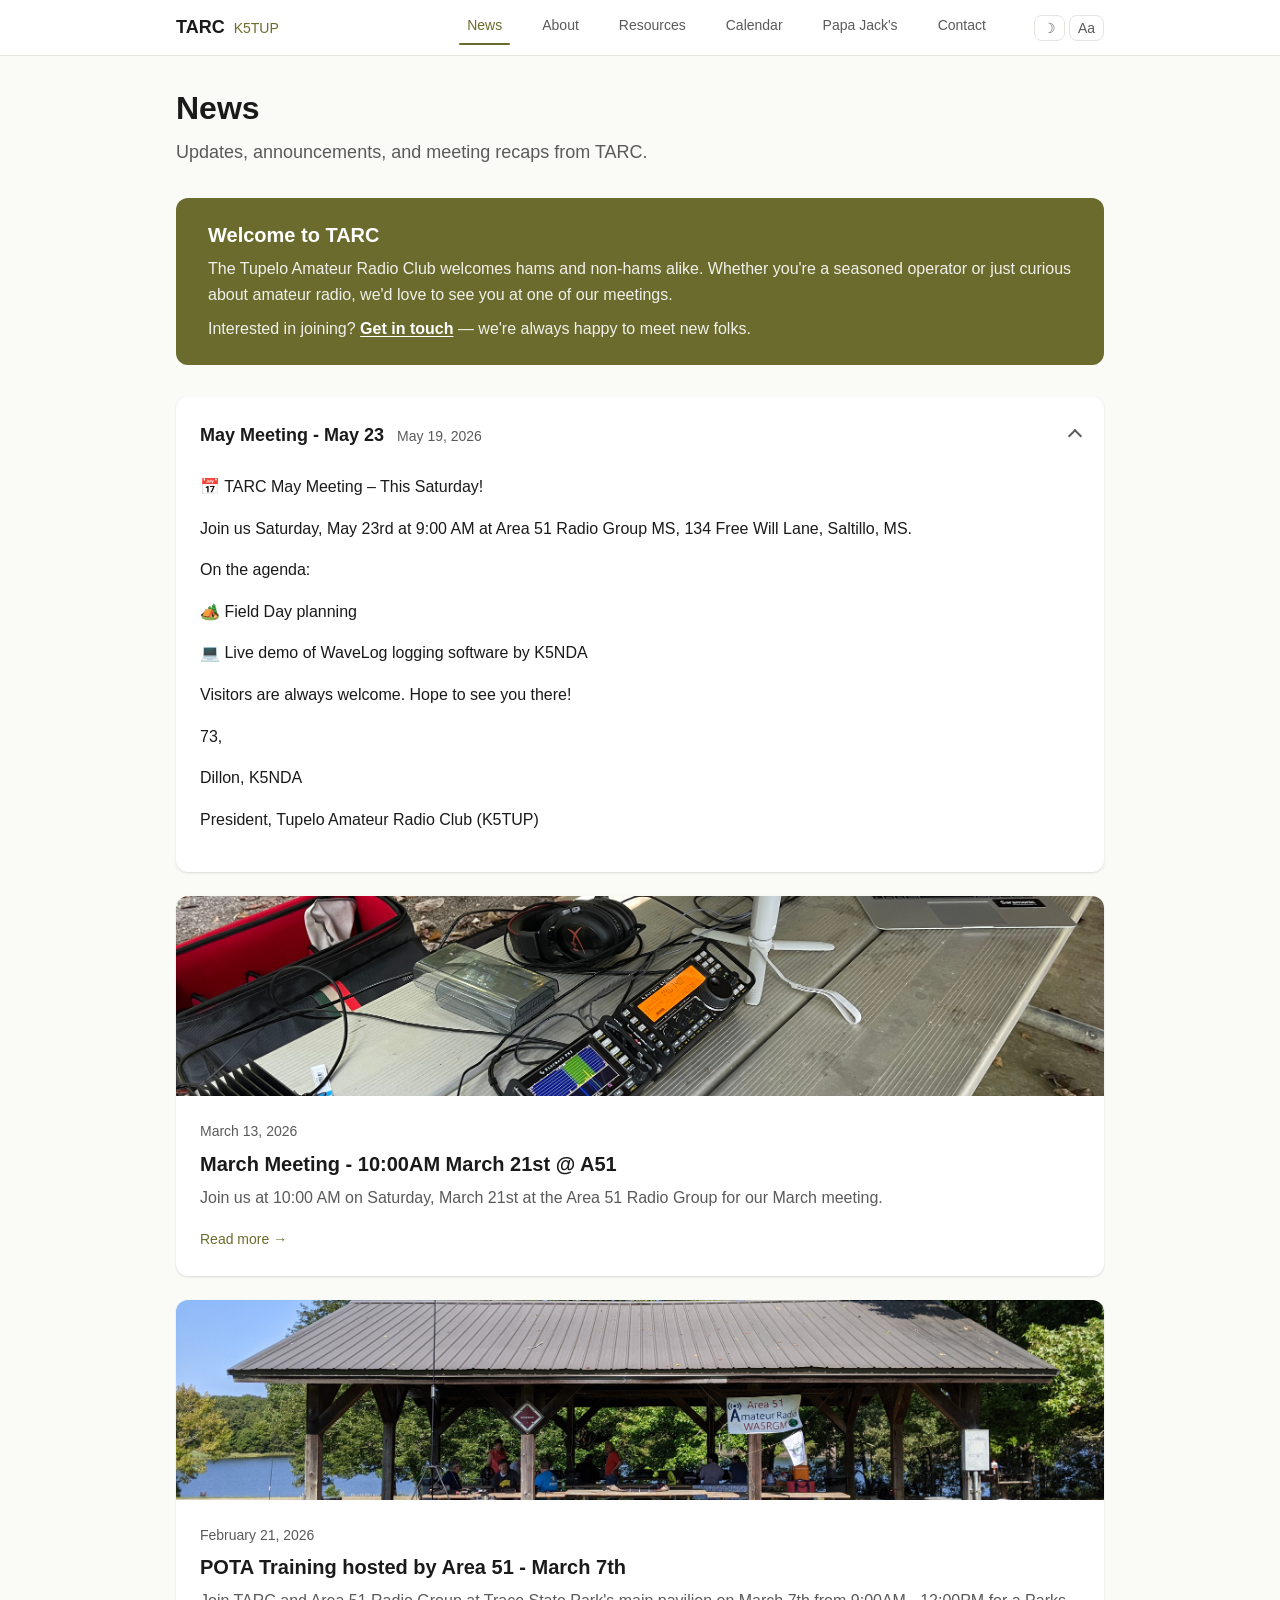
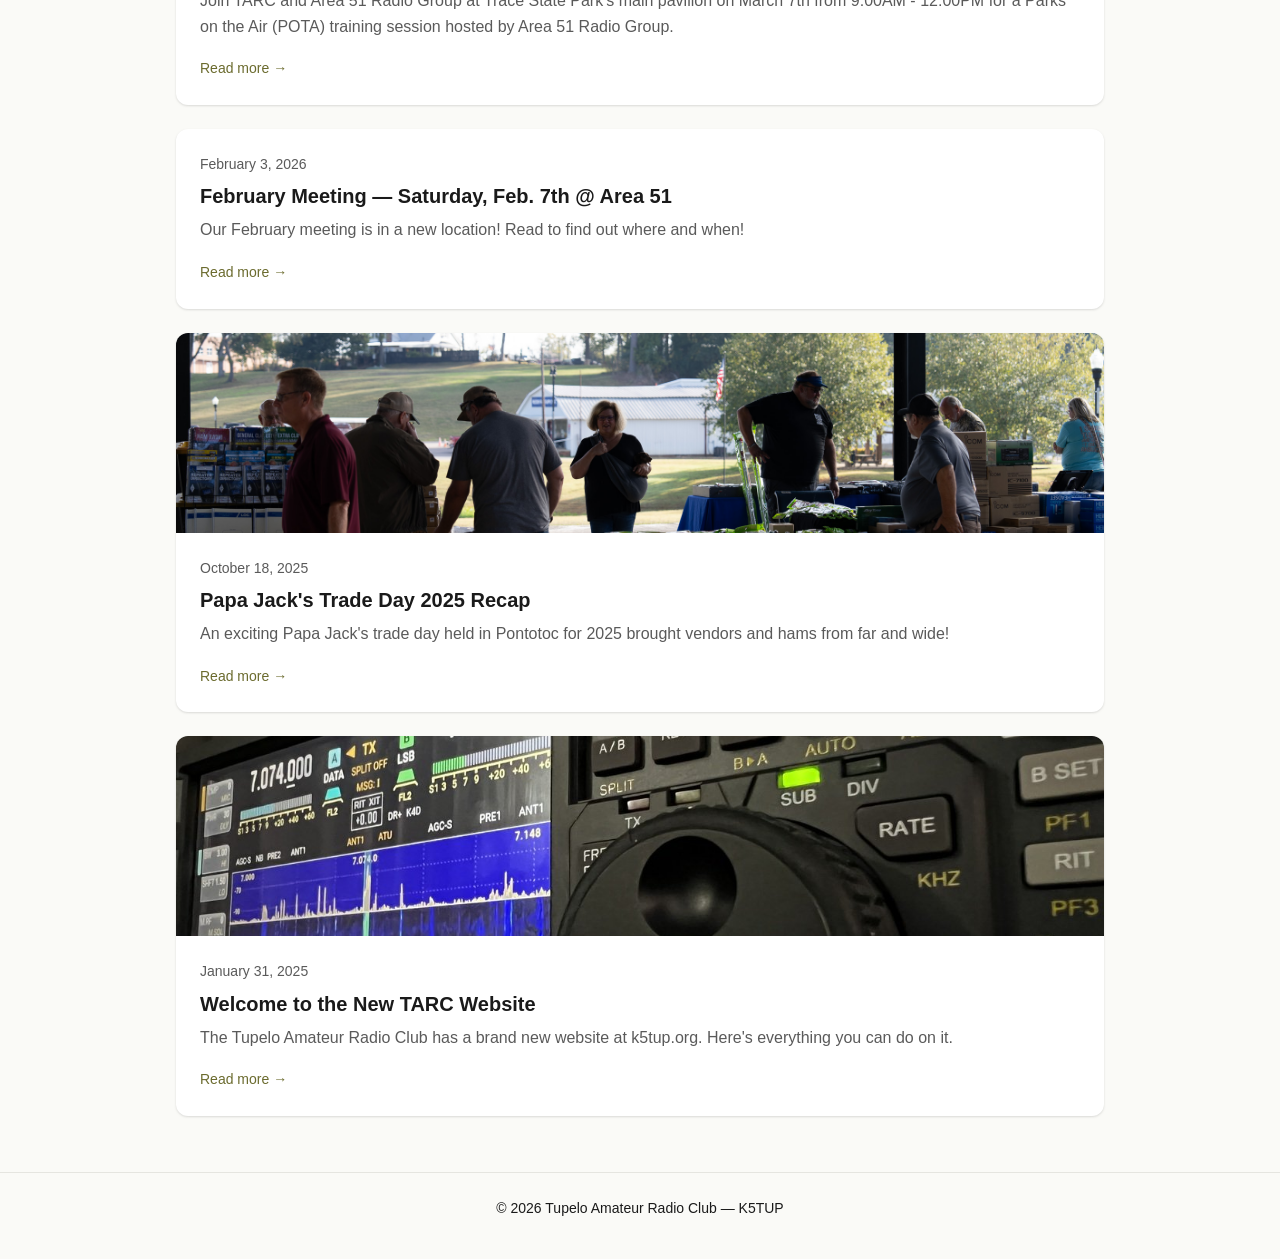
<file: index.html>
<!DOCTYPE html>
<html lang="en" data-theme="light" data-text-size="normal">
<head>
  <meta charset="UTF-8">
  <meta name="viewport" content="width=device-width, initial-scale=1.0">
  <meta name="description" content="Tupelo Amateur Radio Club (K5TUP) — News, events, and updates from TARC in Tupelo, Mississippi.">
  <title>TARC — Tupelo Amateur Radio Club</title>
  <link rel="stylesheet" href="css/variables.css">
  <link rel="stylesheet" href="css/base.css">
  <link rel="stylesheet" href="css/layout.css">
  <link rel="stylesheet" href="css/components.css">
  <link rel="stylesheet" href="css/utilities.css">
</head>
<body>
  <nav class="navbar" role="navigation" aria-label="Main navigation">
    <div class="container">
      <a href="index.html" class="navbar-brand">
        TARC <span class="callsign">K5TUP</span>
      </a>
      <button class="navbar-hamburger" aria-label="Toggle navigation" aria-expanded="false">
        <svg viewBox="0 0 24 24"><line x1="3" y1="6" x2="21" y2="6"/><line x1="3" y1="12" x2="21" y2="12"/><line x1="3" y1="18" x2="21" y2="18"/></svg>
      </button>
      <ul class="navbar-nav">
        <li><a href="index.html" class="active">News</a></li>
        <li><a href="about.html">About</a></li>
        <li><a href="resources.html">Resources</a></li>
        <li><a href="calendar.html">Calendar</a></li>
        <li><a href="papajacks.html">Papa Jack's</a></li>
        <li><a href="contact.html">Contact</a></li>
      </ul>
      <div class="navbar-toggles">
        <button class="toggle-btn" id="theme-toggle" aria-label="Toggle dark mode">
          <span class="theme-icon">&#9789;</span>
        </button>
        <button class="toggle-btn" id="text-size-toggle" aria-label="Toggle large text">
          Aa
        </button>
      </div>
    </div>
  </nav>

  <div class="page-wrapper">
    <main class="page-content">
      <div class="container">
        <div class="page-header">
          <h1>News</h1>
          <p>Updates, announcements, and meeting recaps from TARC.</p>
        </div>

        <div class="info-card">
          <h3>Welcome to TARC</h3>
          <p>The Tupelo Amateur Radio Club welcomes hams and non-hams alike. Whether you're a seasoned operator or just curious about amateur radio, we'd love to see you at one of our meetings.</p>
          <p>Interested in joining? <a href="contact.html">Get in touch</a> — we're always happy to meet new folks.</p>
        </div>

        <!-- Posts loaded by js/posts.js -->
        <div id="posts-container">
          <p class="text-secondary">Loading posts...</p>
        </div>
      </div>
    </main>

    <footer>
      <div class="container">
        <p>&copy; <span id="year"></span> Tupelo Amateur Radio Club — <span class="ee-footer-callsign">K5TUP</span></p>
      </div>
    </footer>
  </div>

  <script type="module" src="js/main.js"></script>
</body>
</html>
</file>
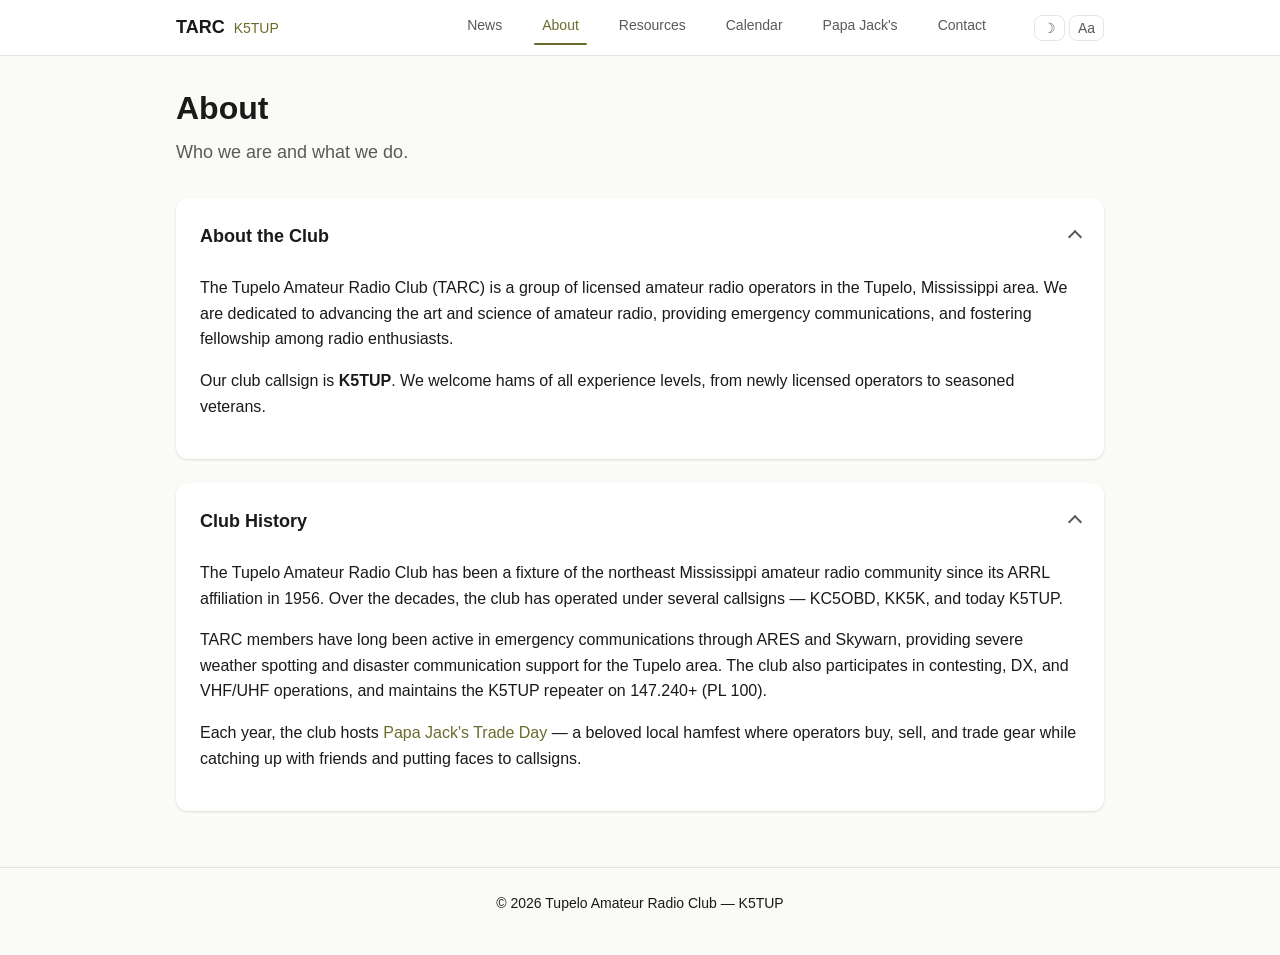
<file: about.html>
<!DOCTYPE html>
<html lang="en" data-theme="light" data-text-size="normal">
<head>
  <meta charset="UTF-8">
  <meta name="viewport" content="width=device-width, initial-scale=1.0">
  <link rel="icon" type="image/svg+xml" href="images/favicon.svg">
  <link rel="apple-touch-icon" href="images/apple-touch-icon.png">
  <meta name="description" content="Learn about the Tupelo Amateur Radio Club (K5TUP) — our mission, history, and nearly 70 years of amateur radio in northeast Mississippi.">
  <meta property="og:title" content="About — TARC">
  <meta property="og:description" content="Learn about the Tupelo Amateur Radio Club — our mission, history, and nearly 70 years of amateur radio in northeast Mississippi.">
  <meta property="og:url" content="https://k5tup.org/about.html">
  <meta property="og:type" content="website">
  <meta property="og:image" content="https://k5tup.org/images/apple-touch-icon.png">
  <meta name="twitter:card" content="summary">
  <title>About — TARC</title>
  <link rel="stylesheet" href="css/variables.css">
  <link rel="stylesheet" href="css/base.css">
  <link rel="stylesheet" href="css/layout.css">
  <link rel="stylesheet" href="css/components.css">
  <link rel="stylesheet" href="css/utilities.css">
</head>
<body>
  <nav class="navbar" role="navigation" aria-label="Main navigation">
    <div class="container">
      <a href="index.html" class="navbar-brand">
        TARC <span class="callsign">K5TUP</span>
      </a>
      <button class="navbar-hamburger" aria-label="Toggle navigation" aria-expanded="false">
        <svg viewBox="0 0 24 24"><line x1="3" y1="6" x2="21" y2="6"/><line x1="3" y1="12" x2="21" y2="12"/><line x1="3" y1="18" x2="21" y2="18"/></svg>
      </button>
      <ul class="navbar-nav">
        <li><a href="index.html">News</a></li>
        <li><a href="about.html" class="active">About</a></li>
        <li><a href="resources.html">Resources</a></li>
        <li><a href="calendar.html">Calendar</a></li>
        <li><a href="papajacks.html">Papa Jack's</a></li>
        <li><a href="contact.html">Contact</a></li>
      </ul>
      <div class="navbar-toggles">
        <button class="toggle-btn" id="theme-toggle" aria-label="Toggle dark mode">
          <span class="theme-icon">&#9789;</span>
        </button>
        <button class="toggle-btn" id="text-size-toggle" aria-label="Toggle large text">
          Aa
        </button>
      </div>
    </div>
  </nav>

  <div class="page-wrapper">
    <main class="page-content">
      <div class="container">
        <div class="page-header">
          <h1>About</h1>
          <p>Who we are and what we do.</p>
        </div>

        <details class="collapsible" open>
          <summary>About the Club</summary>
          <div class="collapsible-content">
            <p>The Tupelo Amateur Radio Club (TARC) is a group of licensed amateur radio operators in the Tupelo, Mississippi area. We are dedicated to advancing the art and science of amateur radio, providing emergency communications, and fostering fellowship among radio enthusiasts.</p>
            <p>Our club callsign is <strong>K5TUP</strong>. We welcome hams of all experience levels, from newly licensed operators to <span class="ee-seasoned">seasoned veterans</span>.</p>
          </div>
        </details>

        <details class="collapsible" open>
          <summary>Club History</summary>
          <div class="collapsible-content">
            <p>The Tupelo Amateur Radio Club has been a fixture of the northeast Mississippi amateur radio community since its ARRL affiliation in 1956. Over the decades, the club has operated under several callsigns — KC5OBD, KK5K, and today K5TUP.</p>
            <p>TARC members have long been active in emergency communications through ARES and Skywarn, providing severe weather spotting and disaster communication support for the Tupelo area. The club also participates in contesting, DX, and VHF/UHF operations, and maintains the K5TUP repeater on 147.240+ (PL 100).</p>
            <p>Each year, the club hosts <a href="papajacks.html">Papa Jack's Trade Day</a> — a beloved local hamfest where operators buy, sell, and trade gear while catching up with friends and putting faces to callsigns.</p>
          </div>
        </details>
      </div>
    </main>

    <footer>
      <div class="container">
        <p>&copy; <span id="year"></span> Tupelo Amateur Radio Club — <span class="ee-footer-callsign">K5TUP</span></p>
      </div>
    </footer>
  </div>

  <script type="module" src="js/main.js"></script>
</body>
</html>
</file>
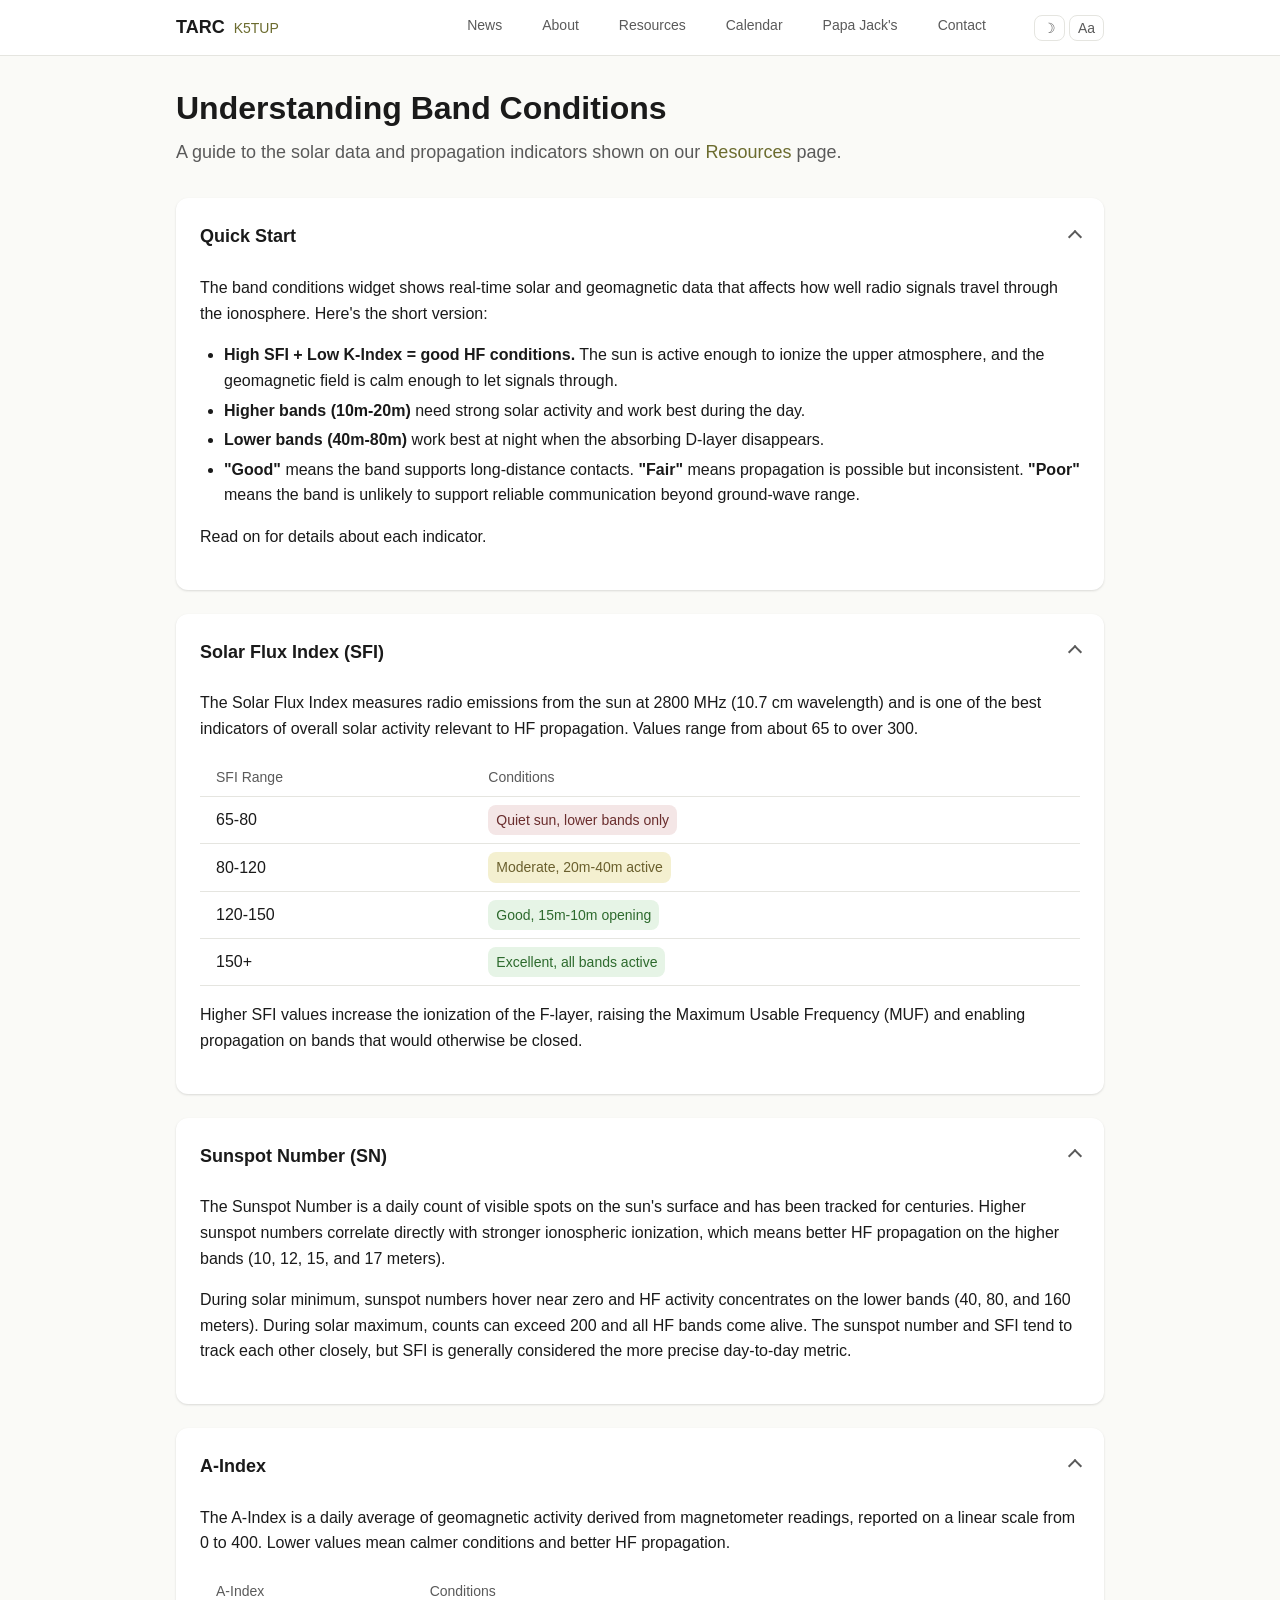
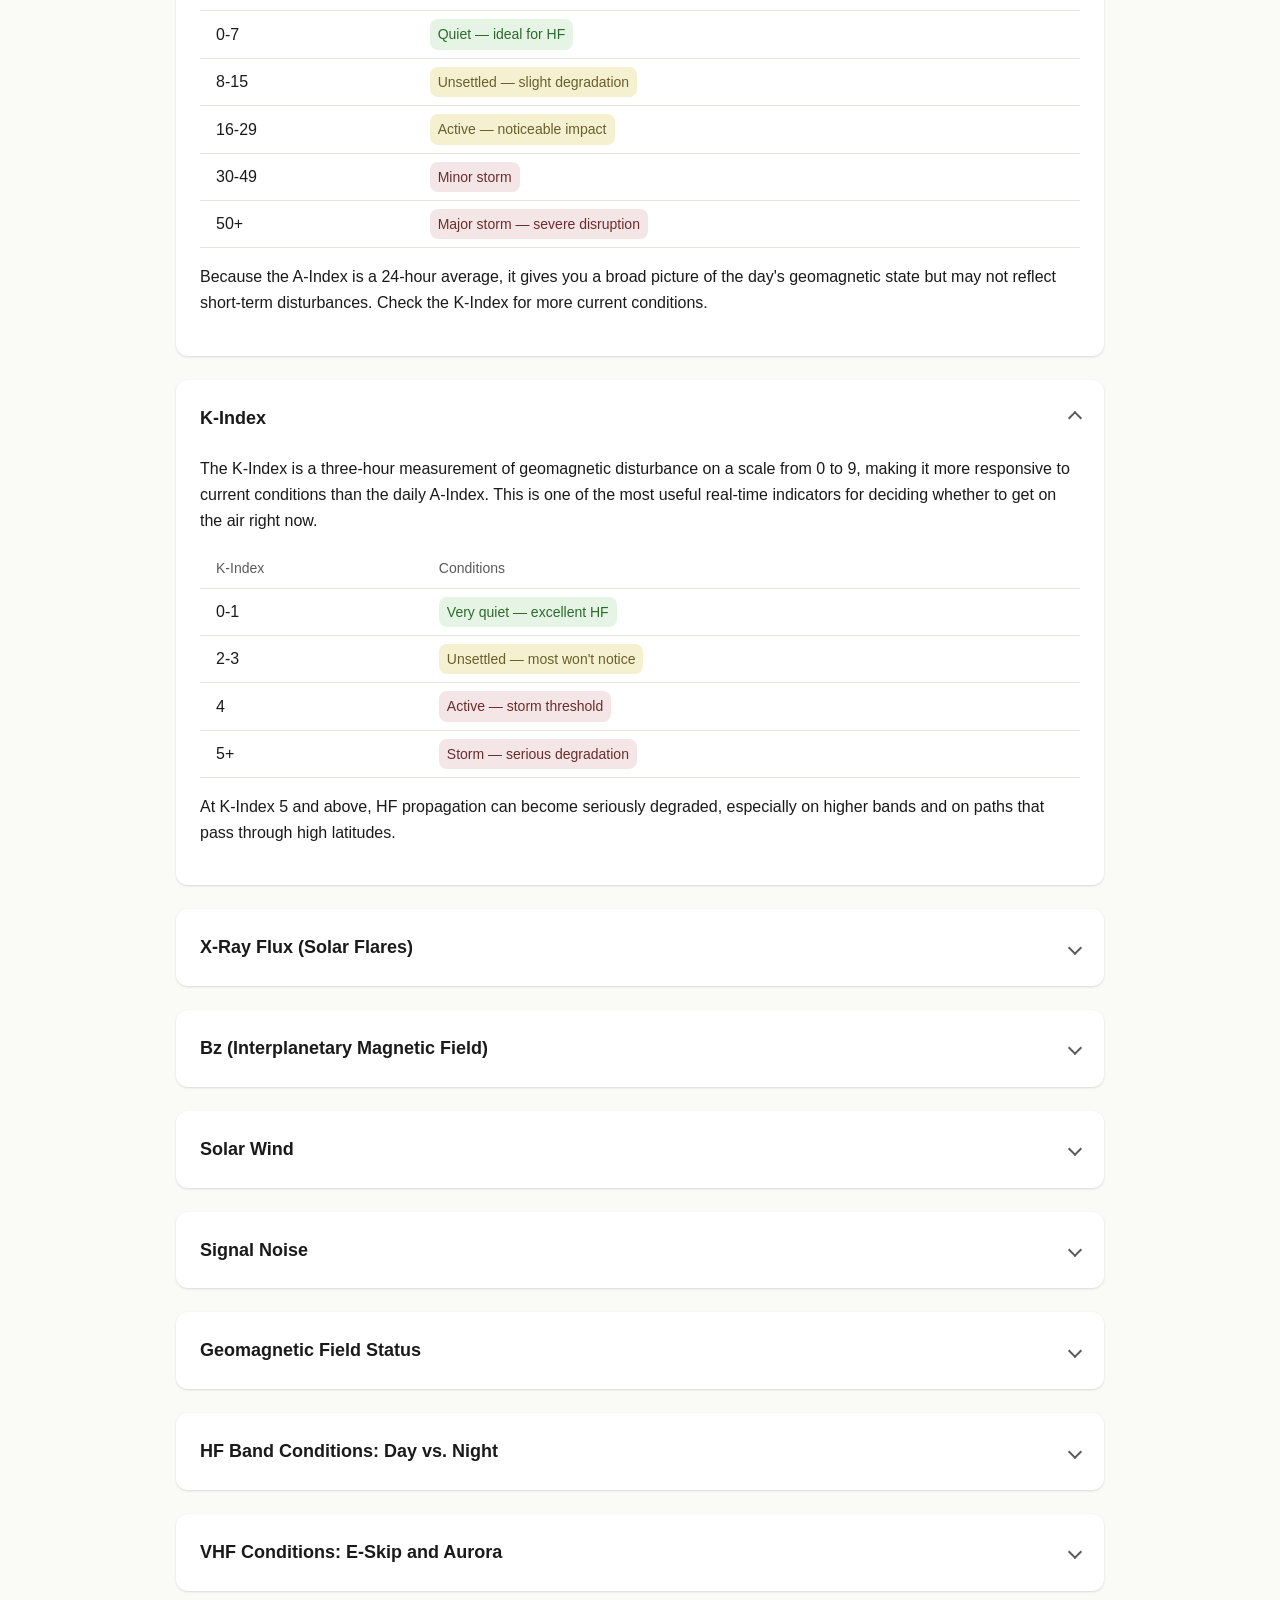
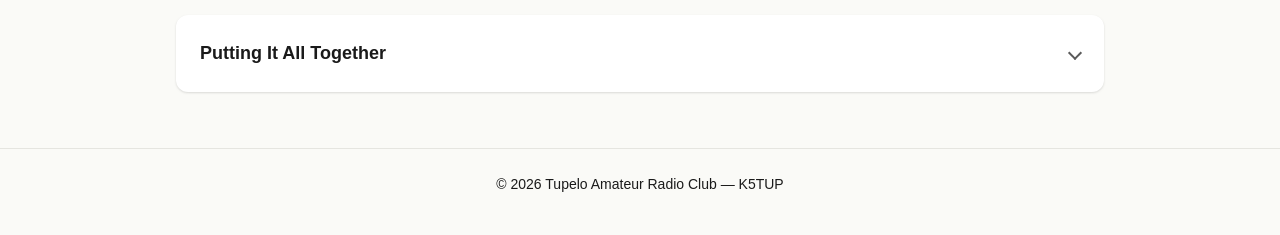
<file: band-help.html>
<!DOCTYPE html>
<html lang="en" data-theme="light" data-text-size="normal">
<head>
  <meta charset="UTF-8">
  <meta name="viewport" content="width=device-width, initial-scale=1.0">
  <link rel="icon" type="image/svg+xml" href="images/favicon.svg">
  <link rel="apple-touch-icon" href="images/apple-touch-icon.png">
  <meta name="description" content="Understanding HF band conditions, solar indices, and propagation data for amateur radio operators.">
  <meta property="og:title" content="Band Conditions Guide — TARC">
  <meta property="og:description" content="A guide to understanding HF band conditions, solar indices, and propagation data for amateur radio.">
  <meta property="og:url" content="https://k5tup.org/band-help.html">
  <meta property="og:type" content="article">
  <meta property="og:image" content="https://k5tup.org/images/apple-touch-icon.png">
  <meta name="twitter:card" content="summary">
  <title>Band Conditions Guide — TARC</title>
  <link rel="stylesheet" href="css/variables.css">
  <link rel="stylesheet" href="css/base.css">
  <link rel="stylesheet" href="css/layout.css">
  <link rel="stylesheet" href="css/components.css">
  <link rel="stylesheet" href="css/utilities.css">
</head>
<body>
  <nav class="navbar" role="navigation" aria-label="Main navigation">
    <div class="container">
      <a href="index.html" class="navbar-brand">
        TARC <span class="callsign">K5TUP</span>
      </a>
      <button class="navbar-hamburger" aria-label="Toggle navigation" aria-expanded="false">
        <svg viewBox="0 0 24 24"><line x1="3" y1="6" x2="21" y2="6"/><line x1="3" y1="12" x2="21" y2="12"/><line x1="3" y1="18" x2="21" y2="18"/></svg>
      </button>
      <ul class="navbar-nav">
        <li><a href="index.html">News</a></li>
        <li><a href="about.html">About</a></li>
        <li><a href="resources.html">Resources</a></li>
        <li><a href="calendar.html">Calendar</a></li>
        <li><a href="papajacks.html">Papa Jack's</a></li>
        <li><a href="contact.html">Contact</a></li>
      </ul>
      <div class="navbar-toggles">
        <button class="toggle-btn" id="theme-toggle" aria-label="Toggle dark mode">
          <span class="theme-icon">&#9789;</span>
        </button>
        <button class="toggle-btn" id="text-size-toggle" aria-label="Toggle large text">
          Aa
        </button>
      </div>
    </div>
  </nav>

  <div class="page-wrapper">
    <main class="page-content">
      <div class="container">
        <div class="page-header">
          <h1>Understanding Band Conditions</h1>
          <p>A guide to the solar data and propagation indicators shown on our <a href="resources.html">Resources</a> page.</p>
        </div>

        <details class="collapsible" open>
          <summary>Quick Start</summary>
          <div class="collapsible-content">
            <p>The band conditions widget shows real-time solar and geomagnetic data that affects how well radio signals travel through the ionosphere. Here's the short version:</p>
            <ul>
              <li><strong>High SFI + Low K-Index = good HF conditions.</strong> The sun is active enough to ionize the upper atmosphere, and the geomagnetic field is calm enough to let signals through.</li>
              <li><strong>Higher bands (10m-20m)</strong> need strong solar activity and work best during the day.</li>
              <li><strong>Lower bands (40m-80m)</strong> work best at night when the absorbing D-layer disappears.</li>
              <li><strong>"Good"</strong> means the band supports long-distance contacts. <strong>"Fair"</strong> means propagation is possible but inconsistent. <strong>"Poor"</strong> means the band is unlikely to support reliable communication beyond ground-wave range.</li>
            </ul>
            <p>Read on for details about each indicator.</p>
          </div>
        </details>

        <details class="collapsible" open>
          <summary>Solar Flux Index (SFI)</summary>
          <div class="collapsible-content">
            <p>The Solar Flux Index measures radio emissions from the sun at 2800 MHz (10.7 cm wavelength) and is one of the best indicators of overall solar activity relevant to HF propagation. Values range from about 65 to over 300.</p>
            <table class="band-table">
              <thead>
                <tr><th>SFI Range</th><th>Conditions</th></tr>
              </thead>
              <tbody>
                <tr><td>65-80</td><td><span class="condition-badge condition-poor">Quiet sun, lower bands only</span></td></tr>
                <tr><td>80-120</td><td><span class="condition-badge condition-fair">Moderate, 20m-40m active</span></td></tr>
                <tr><td>120-150</td><td><span class="condition-badge condition-good">Good, 15m-10m opening</span></td></tr>
                <tr><td>150+</td><td><span class="condition-badge condition-good">Excellent, all bands active</span></td></tr>
              </tbody>
            </table>
            <p>Higher SFI values increase the ionization of the F-layer, raising the Maximum Usable Frequency (MUF) and enabling propagation on bands that would otherwise be closed.</p>
          </div>
        </details>

        <details class="collapsible" open>
          <summary>Sunspot Number (SN)</summary>
          <div class="collapsible-content">
            <p>The Sunspot Number is a daily count of visible spots on the sun's surface and has been tracked for centuries. Higher sunspot numbers correlate directly with stronger ionospheric ionization, which means better HF propagation on the higher bands (10, 12, 15, and 17 meters).</p>
            <p>During solar minimum, sunspot numbers hover near zero and HF activity concentrates on the lower bands (40, 80, and 160 meters). During solar maximum, counts can exceed 200 and all HF bands come alive. The sunspot number and SFI tend to track each other closely, but SFI is generally considered the more precise day-to-day metric.</p>
          </div>
        </details>

        <details class="collapsible" open>
          <summary>A-Index</summary>
          <div class="collapsible-content">
            <p>The A-Index is a daily average of geomagnetic activity derived from magnetometer readings, reported on a linear scale from 0 to 400. Lower values mean calmer conditions and better HF propagation.</p>
            <table class="band-table">
              <thead>
                <tr><th>A-Index</th><th>Conditions</th></tr>
              </thead>
              <tbody>
                <tr><td>0-7</td><td><span class="condition-badge condition-good">Quiet — ideal for HF</span></td></tr>
                <tr><td>8-15</td><td><span class="condition-badge condition-fair">Unsettled — slight degradation</span></td></tr>
                <tr><td>16-29</td><td><span class="condition-badge condition-fair">Active — noticeable impact</span></td></tr>
                <tr><td>30-49</td><td><span class="condition-badge condition-poor">Minor storm</span></td></tr>
                <tr><td>50+</td><td><span class="condition-badge condition-poor">Major storm — severe disruption</span></td></tr>
              </tbody>
            </table>
            <p>Because the A-Index is a 24-hour average, it gives you a broad picture of the day's geomagnetic state but may not reflect short-term disturbances. Check the K-Index for more current conditions.</p>
          </div>
        </details>

        <details class="collapsible" open>
          <summary>K-Index</summary>
          <div class="collapsible-content">
            <p>The K-Index is a three-hour measurement of geomagnetic disturbance on a scale from 0 to 9, making it more responsive to current conditions than the daily A-Index. This is one of the most useful real-time indicators for deciding whether to get on the air right now.</p>
            <table class="band-table">
              <thead>
                <tr><th>K-Index</th><th>Conditions</th></tr>
              </thead>
              <tbody>
                <tr><td>0-1</td><td><span class="condition-badge condition-good">Very quiet — excellent HF</span></td></tr>
                <tr><td>2-3</td><td><span class="condition-badge condition-fair">Unsettled — most won't notice</span></td></tr>
                <tr><td>4</td><td><span class="condition-badge condition-poor">Active — storm threshold</span></td></tr>
                <tr><td>5+</td><td><span class="condition-badge condition-poor">Storm — serious degradation</span></td></tr>
              </tbody>
            </table>
            <p>At K-Index 5 and above, HF propagation can become seriously degraded, especially on higher bands and on paths that pass through high latitudes.</p>
          </div>
        </details>

        <details class="collapsible">
          <summary>X-Ray Flux (Solar Flares)</summary>
          <div class="collapsible-content">
            <p>Solar flares are classified by their peak X-ray output using a lettered scale where each class is ten times more powerful than the one below it.</p>
            <table class="band-table">
              <thead>
                <tr><th>Class</th><th>Impact on HF</th></tr>
              </thead>
              <tbody>
                <tr><td>A, B</td><td><span class="condition-badge condition-good">Background — no effect</span></td></tr>
                <tr><td>C</td><td><span class="condition-badge condition-fair">Minor — brief, slight degradation on sunlit side</span></td></tr>
                <tr><td>M</td><td><span class="condition-badge condition-poor">Moderate — can black out HF on daylight side for minutes to an hour</span></td></tr>
                <tr><td>X</td><td><span class="condition-badge condition-poor">Major — complete HF blackout on sunlit hemisphere, lasting minutes to hours</span></td></tr>
              </tbody>
            </table>
            <p>The same active sun that produces flares also produces the high SFI that creates great propagation. Operators must accept some flare risk as a trade-off during solar maximum.</p>
          </div>
        </details>

        <details class="collapsible">
          <summary>Bz (Interplanetary Magnetic Field)</summary>
          <div class="collapsible-content">
            <p>The Bz component measures the north-south orientation of the interplanetary magnetic field (IMF) carried by the solar wind past Earth, in nanotesla (nT). It is one of the most critical short-term indicators of geomagnetic disturbance.</p>
            <ul>
              <li><strong>Positive Bz (northward):</strong> Earth's magnetosphere is shielded. HF conditions remain stable.</li>
              <li><strong>Negative Bz (southward):</strong> The solar wind couples with Earth's magnetic field, driving geomagnetic storms that degrade HF propagation.</li>
            </ul>
            <p>A sustained Bz of -10 nT or worse, especially combined with elevated solar wind speed, is a strong signal that HF conditions are about to deteriorate and the K-Index will soon rise.</p>
          </div>
        </details>

        <details class="collapsible">
          <summary>Solar Wind</summary>
          <div class="collapsible-content">
            <p>The solar wind is a continuous stream of charged particles flowing from the sun, and its speed at Earth's orbit is a key factor in geomagnetic activity. Values are in km/s.</p>
            <table class="band-table">
              <thead>
                <tr><th>Speed (km/s)</th><th>Conditions</th></tr>
              </thead>
              <tbody>
                <tr><td>300-400</td><td><span class="condition-badge condition-good">Normal — no threat to HF</span></td></tr>
                <tr><td>400-500</td><td><span class="condition-badge condition-fair">Elevated — watch Bz</span></td></tr>
                <tr><td>500-700</td><td><span class="condition-badge condition-poor">High — can trigger storms</span></td></tr>
                <tr><td>700+</td><td><span class="condition-badge condition-poor">Very high — storm likely</span></td></tr>
              </tbody>
            </table>
            <p>High solar wind speed combined with a negative Bz is the worst-case combination for HF propagation, as it drives rapid and intense geomagnetic disturbance.</p>
          </div>
        </details>

        <details class="collapsible">
          <summary>Signal Noise</summary>
          <div class="collapsible-content">
            <p>Signal noise levels in S-units indicate the background radio noise floor on the HF bands. This directly affects your ability to hear weak signals.</p>
            <table class="band-table">
              <thead>
                <tr><th>Noise Level</th><th>Conditions</th></tr>
              </thead>
              <tbody>
                <tr><td>S0-S1</td><td><span class="condition-badge condition-good">Very quiet — excellent</span></td></tr>
                <tr><td>S2-S4</td><td><span class="condition-badge condition-fair">Moderate — most signals readable</span></td></tr>
                <tr><td>S5+</td><td><span class="condition-badge condition-poor">Noisy — only strong signals</span></td></tr>
              </tbody>
            </table>
            <p>Noise comes from atmospheric sources (thunderstorms), man-made interference (electronics, power lines), and galactic background. Noise levels tend to be higher on the lower bands and during summer months.</p>
          </div>
        </details>

        <details class="collapsible">
          <summary>Geomagnetic Field Status</summary>
          <div class="collapsible-content">
            <p>The geomagnetic field status is a human-readable summary that corresponds to ranges of the K-Index and A-Index.</p>
            <table class="band-table">
              <thead>
                <tr><th>Status</th><th>Meaning</th></tr>
              </thead>
              <tbody>
                <tr><td><span class="condition-badge condition-good">Quiet / Very Quiet</span></td><td>Favorable for HF propagation</td></tr>
                <tr><td><span class="condition-badge condition-fair">Unsettled</span></td><td>Slight degradation possible</td></tr>
                <tr><td><span class="condition-badge condition-fair">Active</span></td><td>Noticeable degradation, especially polar paths</td></tr>
                <tr><td><span class="condition-badge condition-poor">Storm</span></td><td>Significant disruption on many bands</td></tr>
                <tr><td><span class="condition-badge condition-poor">Major / Severe Storm</span></td><td>Entire HF bands may be unusable</td></tr>
              </tbody>
            </table>
            <p>During storms, the auroral zone expands equatorward and absorbs HF signals passing through it. However, these same conditions can create VHF aurora opportunities.</p>
          </div>
        </details>

        <details class="collapsible">
          <summary>HF Band Conditions: Day vs. Night</summary>
          <div class="collapsible-content">
            <p>The band conditions table rates each band group as Good, Fair, or Poor for both daytime and nighttime propagation. The difference comes down to the ionosphere's behavior with and without sunlight.</p>
            <h3>Daytime</h3>
            <p>The sun ionizes the F-layer (which reflects HF signals back to Earth) but also creates the D-layer (which absorbs lower-frequency signals). This means higher bands (20m-10m) thrive during the day, while lower bands (80m-40m) have limited range due to D-layer absorption.</p>
            <h3>Nighttime</h3>
            <p>After sunset, the D-layer disappears and the lower bands come alive for DX. The F-layer weakens without solar illumination, so higher bands typically close at night. 40 meters often stays open well into the evening, and 80/160 meters become the primary long-distance bands.</p>
            <h3>Band Groups</h3>
            <table class="band-table">
              <thead>
                <tr><th>Band</th><th>Best Time</th><th>Needs High SFI?</th></tr>
              </thead>
              <tbody>
                <tr><td>80m-40m</td><td>Night</td><td>No — works year-round</td></tr>
                <tr><td>30m-20m</td><td>Day (20m into evening)</td><td>Moderate helps</td></tr>
                <tr><td>17m-15m</td><td>Day</td><td>Yes — opens with higher SFI</td></tr>
                <tr><td>12m-10m</td><td>Day</td><td>Yes — needs strong solar activity</td></tr>
              </tbody>
            </table>
          </div>
        </details>

        <details class="collapsible">
          <summary>VHF Conditions: E-Skip and Aurora</summary>
          <div class="collapsible-content">
            <h3>Sporadic E-Skip</h3>
            <p>Sporadic E-skip (Es) occurs when dense patches of ionization form in the E-layer at about 100 km altitude, reflecting VHF signals over distances of roughly 500 to 2,300 km. It is most common during late spring and early summer in the Northern Hemisphere.</p>
            <p>When E-skip is reported as "Band Open," the 6-meter band and sometimes 2 meters can open up dramatically with strong signals appearing from unexpected directions. It is one of the most exciting propagation events in amateur radio.</p>
            <h3>Aurora</h3>
            <p>Aurora propagation occurs during geomagnetic storms when charged particles energize the auroral zones, creating an irregular reflective curtain that can scatter VHF and UHF signals. Signals reflected via aurora have a distinctive raspy, distorted tone that makes CW and digital modes far more practical than SSB voice.</p>
            <p>While E-skip is a fair-weather friend associated with calm solar conditions, aurora is a silver lining of geomagnetic storms that would otherwise ruin HF propagation.</p>
          </div>
        </details>

        <details class="collapsible">
          <summary>Putting It All Together</summary>
          <div class="collapsible-content">
            <p>Here's a practical workflow for checking conditions before getting on the air:</p>
            <ol>
              <li><strong>Check SFI and Sunspot Number</strong> for overall solar cycle conditions and which bands are likely to be supported.</li>
              <li><strong>Check K-Index and Bz</strong> for real-time geomagnetic conditions. K-Index 3 or below with neutral or positive Bz means favorable HF conditions.</li>
              <li><strong>For high-band DX (10-20m):</strong> You want high SFI + low K-Index.</li>
              <li><strong>For low-band DX (40-160m):</strong> Low noise levels and nighttime paths matter more than high SFI.</li>
              <li><strong>For VHF:</strong> Watch for E-Skip openings (especially May-July) and aurora during geomagnetic storms.</li>
            </ol>
            <p>Remember that conditions change throughout the day and that propagation is ultimately determined by the state of the ionosphere over your specific path. Use the indices as guidelines rather than guarantees — the best operators check the data, get on the air, and listen for themselves.</p>
            <p class="text-secondary" style="margin-top: var(--space-lg); font-size: var(--font-size-sm);">
              Solar data provided by <a href="https://www.hamqsl.com/solar.html" target="_blank" rel="noopener">N0NBH at hamqsl.com</a>.
              Solar imagery from <a href="https://sdo.gsfc.nasa.gov/" target="_blank" rel="noopener">NASA SDO</a>.
            </p>
          </div>
        </details>

      </div>
    </main>

    <footer>
      <div class="container">
        <p>&copy; <span id="year"></span> Tupelo Amateur Radio Club — <span class="ee-footer-callsign">K5TUP</span></p>
      </div>
    </footer>
  </div>

  <script type="module" src="js/main.js"></script>
</body>
</html>
</file>
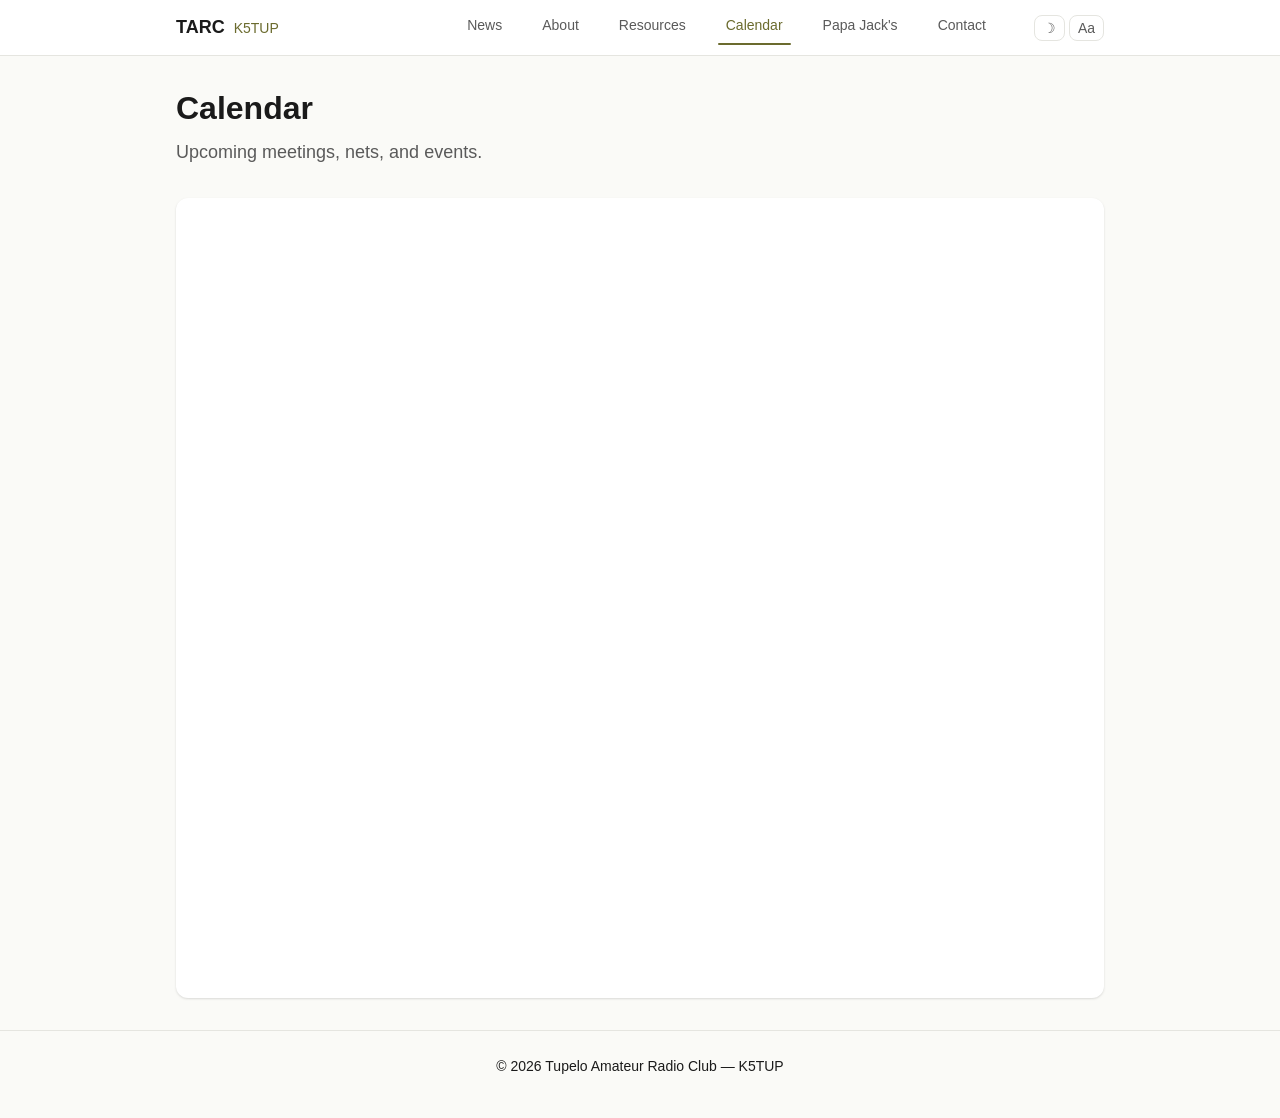
<file: calendar.html>
<!DOCTYPE html>
<html lang="en" data-theme="light" data-text-size="normal">
<head>
  <meta charset="UTF-8">
  <meta name="viewport" content="width=device-width, initial-scale=1.0">
  <link rel="icon" type="image/svg+xml" href="images/favicon.svg">
  <link rel="apple-touch-icon" href="images/apple-touch-icon.png">
  <meta name="description" content="TARC event calendar — upcoming meetings, nets, and events from the Tupelo Amateur Radio Club (K5TUP).">
  <meta property="og:title" content="Calendar — TARC">
  <meta property="og:description" content="Upcoming meetings, nets, and events from the Tupelo Amateur Radio Club.">
  <meta property="og:url" content="https://k5tup.org/calendar.html">
  <meta property="og:type" content="website">
  <meta property="og:image" content="https://k5tup.org/images/apple-touch-icon.png">
  <meta name="twitter:card" content="summary">
  <title>Calendar — TARC</title>
  <link rel="stylesheet" href="css/variables.css">
  <link rel="stylesheet" href="css/base.css">
  <link rel="stylesheet" href="css/layout.css">
  <link rel="stylesheet" href="css/components.css">
  <link rel="stylesheet" href="css/utilities.css">
</head>
<body>
  <nav class="navbar" role="navigation" aria-label="Main navigation">
    <div class="container">
      <a href="index.html" class="navbar-brand">
        TARC <span class="callsign">K5TUP</span>
      </a>
      <button class="navbar-hamburger" aria-label="Toggle navigation" aria-expanded="false">
        <svg viewBox="0 0 24 24"><line x1="3" y1="6" x2="21" y2="6"/><line x1="3" y1="12" x2="21" y2="12"/><line x1="3" y1="18" x2="21" y2="18"/></svg>
      </button>
      <ul class="navbar-nav">
        <li><a href="index.html">News</a></li>
        <li><a href="about.html">About</a></li>
        <li><a href="resources.html">Resources</a></li>
        <li><a href="calendar.html" class="active">Calendar</a></li>
        <li><a href="papajacks.html">Papa Jack's</a></li>
        <li><a href="contact.html">Contact</a></li>
      </ul>
      <div class="navbar-toggles">
        <button class="toggle-btn" id="theme-toggle" aria-label="Toggle dark mode">
          <span class="theme-icon">&#9789;</span>
        </button>
        <button class="toggle-btn" id="text-size-toggle" aria-label="Toggle large text">
          Aa
        </button>
      </div>
    </div>
  </nav>

  <div class="page-wrapper">
    <main class="page-content">
      <div class="container">
        <div class="page-header">
          <h1>Calendar</h1>
          <p>Upcoming meetings, nets, and events.</p>
        </div>

        <div class="calendar-embed">
          <iframe src="https://calendar.google.com/calendar/embed?height=800&wkst=1&ctz=America%2FChicago&showPrint=0&mode=MONTH&showTz=0&showCalendars=0&title=TARC%20Events&src=dHVwZWxvYW1hdGV1cnJhZGlvY2x1YkBnbWFpbC5jb20&color=%237cb342" title="TARC Events Calendar" width="100%" height="800" style="border:0;" loading="lazy"></iframe>
        </div>
      </div>
    </main>

    <footer>
      <div class="container">
        <p>&copy; <span id="year"></span> Tupelo Amateur Radio Club — <span class="ee-footer-callsign">K5TUP</span></p>
      </div>
    </footer>
  </div>

  <script type="module" src="js/main.js"></script>
</body>
</html>
</file>
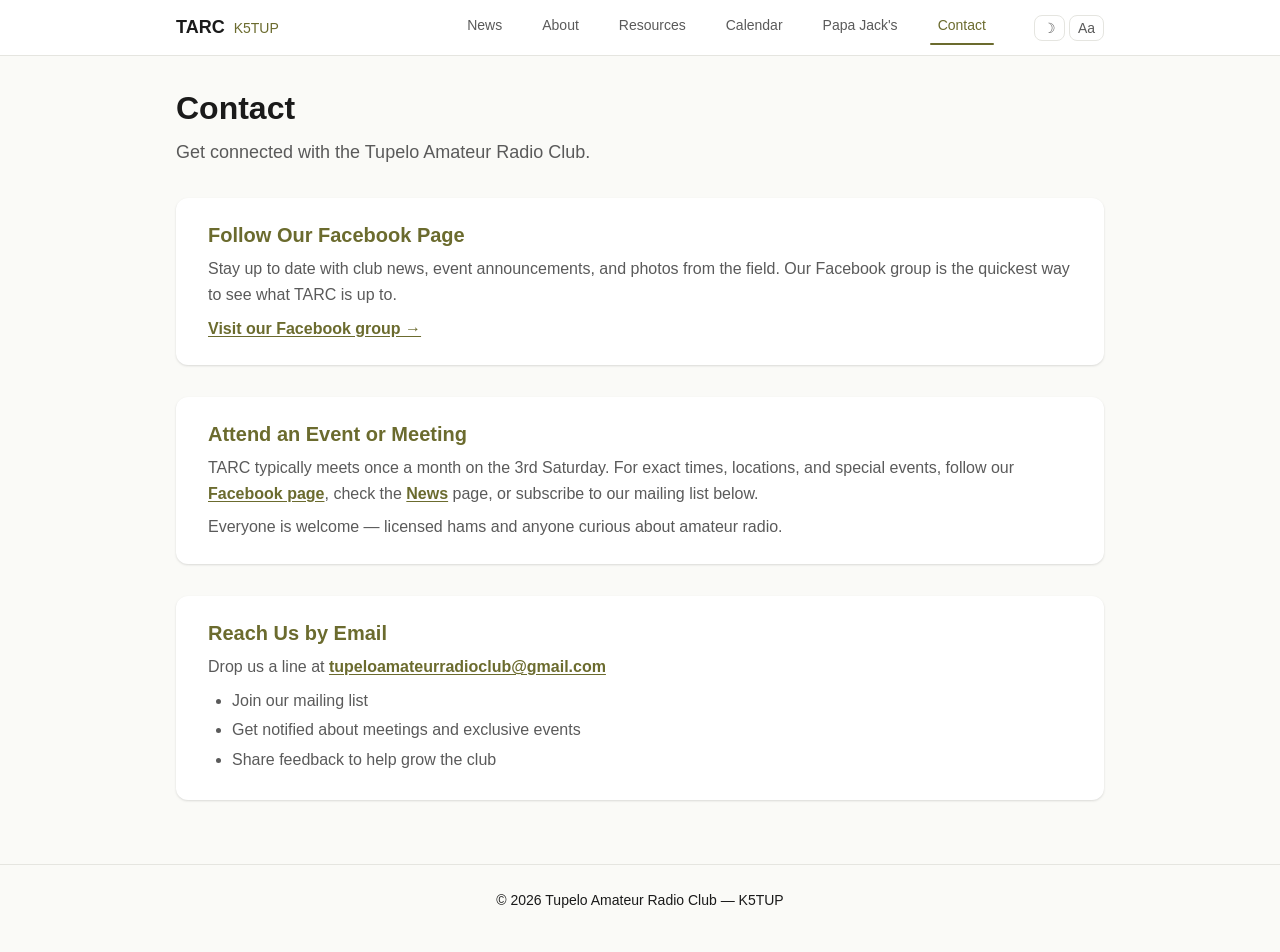
<file: contact.html>
<!DOCTYPE html>
<html lang="en" data-theme="light" data-text-size="normal">
<head>
  <meta charset="UTF-8">
  <meta name="viewport" content="width=device-width, initial-scale=1.0">
  <link rel="icon" type="image/svg+xml" href="images/favicon.svg">
  <link rel="apple-touch-icon" href="images/apple-touch-icon.png">
  <meta name="description" content="Contact the Tupelo Amateur Radio Club (K5TUP) — get in touch or learn how to join TARC.">
  <meta property="og:title" content="Contact — TARC">
  <meta property="og:description" content="Get connected with the Tupelo Amateur Radio Club — Facebook, meetings, and email.">
  <meta property="og:url" content="https://k5tup.org/contact.html">
  <meta property="og:type" content="website">
  <meta property="og:image" content="https://k5tup.org/images/apple-touch-icon.png">
  <meta name="twitter:card" content="summary">
  <title>Contact — TARC</title>
  <link rel="stylesheet" href="css/variables.css">
  <link rel="stylesheet" href="css/base.css">
  <link rel="stylesheet" href="css/layout.css">
  <link rel="stylesheet" href="css/components.css">
  <link rel="stylesheet" href="css/utilities.css">
</head>
<body>
  <nav class="navbar" role="navigation" aria-label="Main navigation">
    <div class="container">
      <a href="index.html" class="navbar-brand">
        TARC <span class="callsign">K5TUP</span>
      </a>
      <button class="navbar-hamburger" aria-label="Toggle navigation" aria-expanded="false">
        <svg viewBox="0 0 24 24"><line x1="3" y1="6" x2="21" y2="6"/><line x1="3" y1="12" x2="21" y2="12"/><line x1="3" y1="18" x2="21" y2="18"/></svg>
      </button>
      <ul class="navbar-nav">
        <li><a href="index.html">News</a></li>
        <li><a href="about.html">About</a></li>
        <li><a href="resources.html">Resources</a></li>
        <li><a href="calendar.html">Calendar</a></li>
        <li><a href="papajacks.html">Papa Jack's</a></li>
        <li><a href="contact.html" class="active">Contact</a></li>
      </ul>
      <div class="navbar-toggles">
        <button class="toggle-btn" id="theme-toggle" aria-label="Toggle dark mode">
          <span class="theme-icon">&#9789;</span>
        </button>
        <button class="toggle-btn" id="text-size-toggle" aria-label="Toggle large text">
          Aa
        </button>
      </div>
    </div>
  </nav>

  <div class="page-wrapper">
    <main class="page-content">
      <div class="container">
        <div class="page-header">
          <h1>Contact</h1>
          <p>Get connected with the Tupelo Amateur Radio Club.</p>
        </div>

        <div class="info-card info-card-light">
          <h3>Follow Our Facebook Page</h3>
          <p>Stay up to date with club news, event announcements, and photos from the field. Our Facebook group is the quickest way to see what TARC is up to.</p>
          <p><a href="https://www.facebook.com/groups/tupeloamateurradioclub" target="_blank" rel="noopener">Visit our Facebook group &rarr;</a></p>
        </div>

        <div class="info-card info-card-light">
          <h3>Attend an Event or Meeting</h3>
          <p>TARC typically meets once a month on the 3rd Saturday. For exact times, locations, and special events, follow our <a href="https://www.facebook.com/groups/tupeloamateurradioclub" target="_blank" rel="noopener">Facebook page</a>, check the <a href="index.html">News</a> page, or subscribe to our mailing list below.</p>
          <p>Everyone is welcome — licensed hams and anyone curious about amateur radio.</p>
        </div>

        <div class="info-card info-card-light">
          <h3>Reach Us by Email</h3>
          <p>Drop us a line at <a href="mailto:tupeloamateurradioclub@gmail.com">tupeloamateurradioclub@gmail.com</a></p>
          <ul>
            <li>Join our mailing list</li>
            <li>Get notified about meetings and exclusive events</li>
            <li>Share feedback to help grow the club</li>
          </ul>
        </div>
      </div>
    </main>

    <footer>
      <div class="container">
        <p>&copy; <span id="year"></span> Tupelo Amateur Radio Club — <span class="ee-footer-callsign">K5TUP</span></p>
      </div>
    </footer>
  </div>

  <script type="module" src="js/main.js"></script>
</body>
</html>
</file>
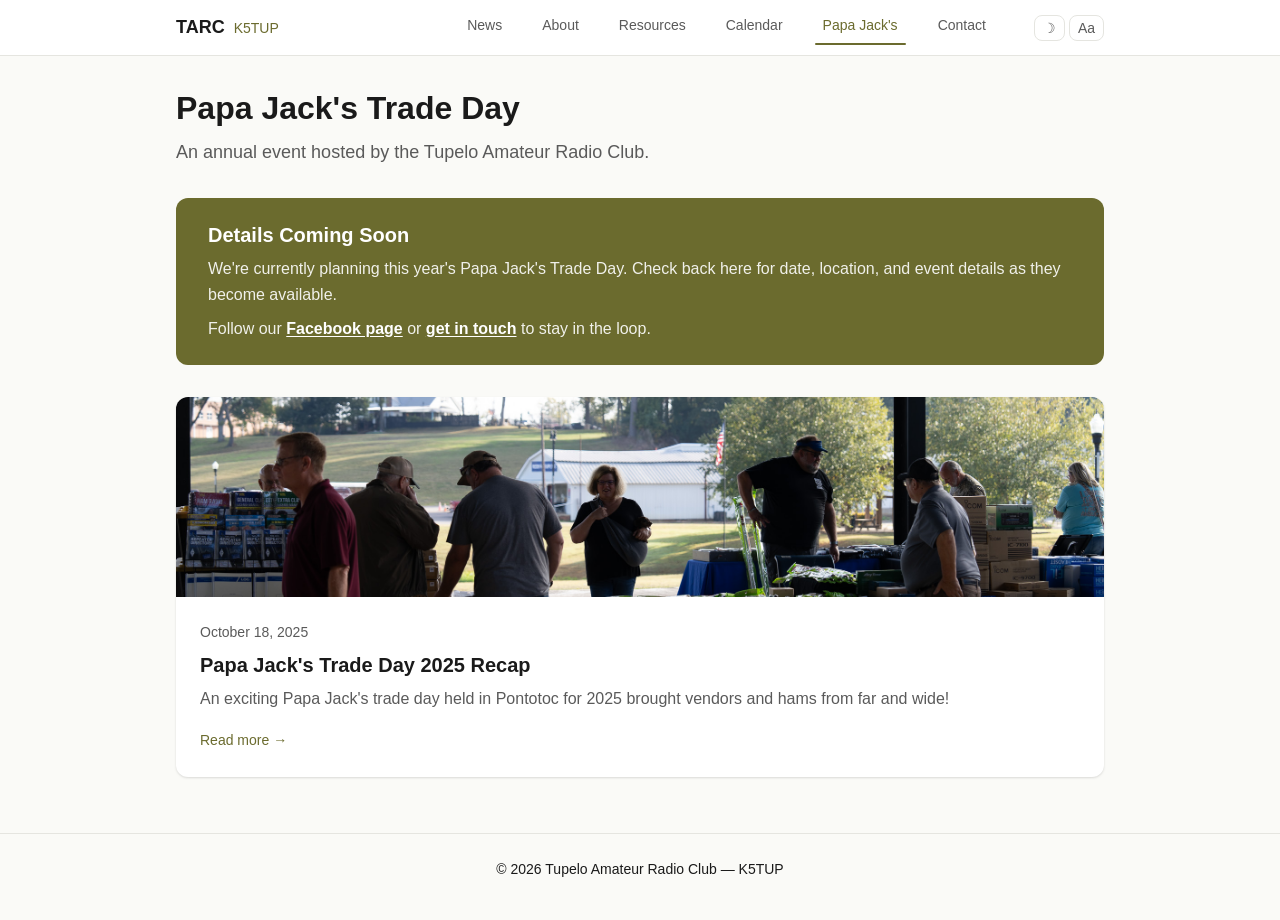
<file: papajacks.html>
<!DOCTYPE html>
<html lang="en" data-theme="light" data-text-size="normal">
<head>
  <meta charset="UTF-8">
  <meta name="viewport" content="width=device-width, initial-scale=1.0">
  <link rel="icon" type="image/svg+xml" href="images/favicon.svg">
  <link rel="apple-touch-icon" href="images/apple-touch-icon.png">
  <meta name="description" content="Papa Jack's Trade Day — an annual event hosted by the Tupelo Amateur Radio Club (K5TUP).">
  <meta property="og:title" content="Papa Jack's Trade Day — TARC">
  <meta property="og:description" content="Papa Jack's Trade Day — an annual hamfest and trade event hosted by the Tupelo Amateur Radio Club.">
  <meta property="og:url" content="https://k5tup.org/papajacks.html">
  <meta property="og:type" content="website">
  <meta property="og:image" content="https://k5tup.org/images/apple-touch-icon.png">
  <meta name="twitter:card" content="summary">
  <title>Papa Jack's — TARC</title>
  <link rel="stylesheet" href="css/variables.css">
  <link rel="stylesheet" href="css/base.css">
  <link rel="stylesheet" href="css/layout.css">
  <link rel="stylesheet" href="css/components.css">
  <link rel="stylesheet" href="css/utilities.css">
</head>
<body>
  <nav class="navbar" role="navigation" aria-label="Main navigation">
    <div class="container">
      <a href="index.html" class="navbar-brand">
        TARC <span class="callsign">K5TUP</span>
      </a>
      <button class="navbar-hamburger" aria-label="Toggle navigation" aria-expanded="false">
        <svg viewBox="0 0 24 24"><line x1="3" y1="6" x2="21" y2="6"/><line x1="3" y1="12" x2="21" y2="12"/><line x1="3" y1="18" x2="21" y2="18"/></svg>
      </button>
      <ul class="navbar-nav">
        <li><a href="index.html">News</a></li>
        <li><a href="about.html">About</a></li>
        <li><a href="resources.html">Resources</a></li>
        <li><a href="calendar.html">Calendar</a></li>
        <li><a href="papajacks.html" class="active">Papa Jack's</a></li>
        <li><a href="contact.html">Contact</a></li>
      </ul>
      <div class="navbar-toggles">
        <button class="toggle-btn" id="theme-toggle" aria-label="Toggle dark mode">
          <span class="theme-icon">&#9789;</span>
        </button>
        <button class="toggle-btn" id="text-size-toggle" aria-label="Toggle large text">
          Aa
        </button>
      </div>
    </div>
  </nav>

  <div class="page-wrapper">
    <main class="page-content">
      <div class="container">
        <div class="page-header">
          <h1>Papa Jack's Trade Day</h1>
          <p>An annual event hosted by the Tupelo Amateur Radio Club.</p>
        </div>

        <div class="info-card">
          <h3>Details Coming Soon</h3>
          <p>We're currently planning this year's Papa Jack's Trade Day. Check back here for date, location, and event details as they become available.</p>
          <p>Follow our <a href="https://www.facebook.com/groups/tupeloamateurradioclub" target="_blank" rel="noopener">Facebook page</a> or <a href="contact.html">get in touch</a> to stay in the loop.</p>
        </div>

        <div id="papajacks-post"></div>
      </div>
    </main>

    <footer>
      <div class="container">
        <p>&copy; <span id="year"></span> Tupelo Amateur Radio Club — <span class="ee-footer-callsign">K5TUP</span></p>
      </div>
    </footer>
  </div>

  <script type="module" src="js/main.js"></script>
</body>
</html>
</file>
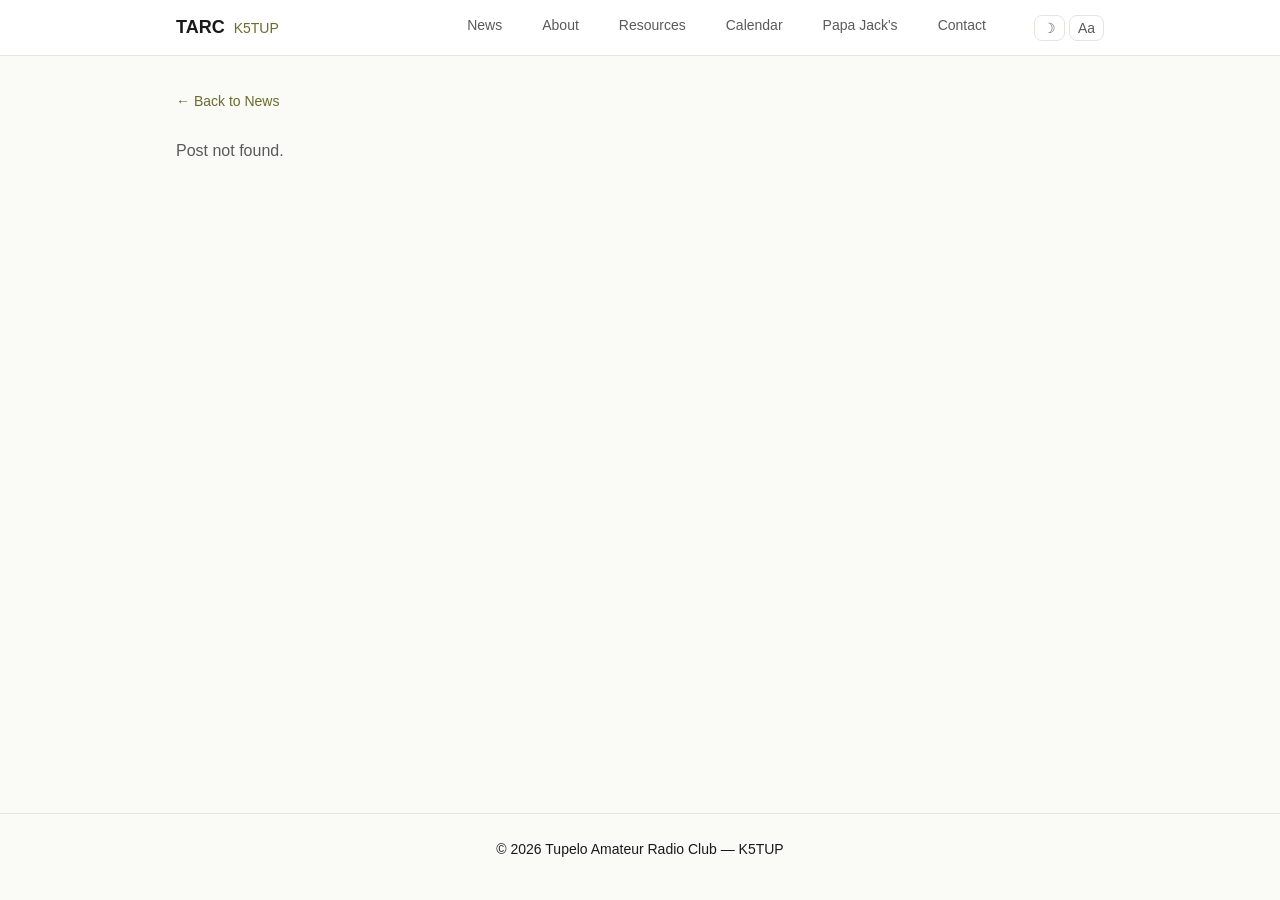
<file: post.html>
<!DOCTYPE html>
<html lang="en" data-theme="light" data-text-size="normal">
<head>
  <meta charset="UTF-8">
  <meta name="viewport" content="width=device-width, initial-scale=1.0">
  <link rel="icon" type="image/svg+xml" href="images/favicon.svg">
  <link rel="apple-touch-icon" href="images/apple-touch-icon.png">
  <meta name="description" content="News and updates from the Tupelo Amateur Radio Club (K5TUP).">
  <meta property="og:title" content="TARC — Tupelo Amateur Radio Club">
  <meta property="og:description" content="News and updates from the Tupelo Amateur Radio Club (K5TUP).">
  <meta property="og:url" content="https://k5tup.org/">
  <meta property="og:type" content="article">
  <meta property="og:image" content="https://k5tup.org/images/apple-touch-icon.png">
  <meta name="twitter:card" content="summary">
  <title>Post — TARC</title>
  <link rel="stylesheet" href="css/variables.css">
  <link rel="stylesheet" href="css/base.css">
  <link rel="stylesheet" href="css/layout.css">
  <link rel="stylesheet" href="css/components.css">
  <link rel="stylesheet" href="css/utilities.css">
</head>
<body>
  <nav class="navbar" role="navigation" aria-label="Main navigation">
    <div class="container">
      <a href="index.html" class="navbar-brand">
        TARC <span class="callsign">K5TUP</span>
      </a>
      <button class="navbar-hamburger" aria-label="Toggle navigation" aria-expanded="false">
        <svg viewBox="0 0 24 24"><line x1="3" y1="6" x2="21" y2="6"/><line x1="3" y1="12" x2="21" y2="12"/><line x1="3" y1="18" x2="21" y2="18"/></svg>
      </button>
      <ul class="navbar-nav">
        <li><a href="index.html">News</a></li>
        <li><a href="about.html">About</a></li>
        <li><a href="resources.html">Resources</a></li>
        <li><a href="calendar.html">Calendar</a></li>
        <li><a href="papajacks.html">Papa Jack's</a></li>
        <li><a href="contact.html">Contact</a></li>
      </ul>
      <div class="navbar-toggles">
        <button class="toggle-btn" id="theme-toggle" aria-label="Toggle dark mode">
          <span class="theme-icon">&#9789;</span>
        </button>
        <button class="toggle-btn" id="text-size-toggle" aria-label="Toggle large text">
          Aa
        </button>
      </div>
    </div>
  </nav>

  <div class="page-wrapper">
    <main class="page-content">
      <div class="container">
        <a href="index.html" class="read-more">&larr; Back to News</a>
        <article id="post-content" class="mt-lg">
          <p class="text-secondary">Loading post...</p>
        </article>
      </div>
    </main>

    <footer>
      <div class="container">
        <p>&copy; <span id="year"></span> Tupelo Amateur Radio Club — <span class="ee-footer-callsign">K5TUP</span></p>
      </div>
    </footer>
  </div>

  <script type="module" src="js/main.js"></script>
</body>
</html>
</file>
<file: css/variables.css>
:root {
  /* Colors — Light Mode (default) */
  --color-bg: #FAFAF7;
  --color-surface: #FFFFFF;
  --color-text-primary: #1A1A1A;
  --color-text-secondary: #5A5A5A;
  --color-accent: #6B6B2E;
  --color-accent-hover: #7D7D3A;
  --color-border: #E5E5E0;
  --shadow-card: 0 1px 3px rgba(0, 0, 0, 0.08), 0 1px 2px rgba(0, 0, 0, 0.06);
  --shadow-card-hover: 0 4px 12px rgba(0, 0, 0, 0.1);

  /* Spacing */
  --space-xs: 0.25rem;
  --space-sm: 0.5rem;
  --space-md: 1rem;
  --space-lg: 1.5rem;
  --space-xl: 2rem;
  --space-2xl: 3rem;

  /* Typography */
  --font-family: -apple-system, BlinkMacSystemFont, "Segoe UI", Roboto, "Helvetica Neue", Arial, sans-serif;
  --font-size-base: 1rem;
  --font-size-sm: 0.875rem;
  --font-size-lg: 1.125rem;
  --font-size-xl: 1.25rem;
  --font-size-2xl: 1.5rem;
  --font-size-3xl: 2rem;
  --line-height-base: 1.6;
  --line-height-tight: 1.3;
  --font-weight-normal: 400;
  --font-weight-medium: 500;
  --font-weight-bold: 700;
  --letter-spacing-base: 0;

  /* Layout */
  --container-max-width: 960px;
  --container-padding: 1rem;
  --navbar-height: 56px;
  --border-radius: 12px;
  --border-radius-sm: 8px;

  /* Transitions */
  --transition-fast: 150ms ease;
  --transition-base: 250ms ease;
}

/* Dark Mode */
[data-theme="dark"] {
  --color-bg: #131313;
  --color-surface: #1E1E1E;
  --color-text-primary: #E8E8E3;
  --color-text-secondary: #9A9A95;
  --color-accent: #A3A352;
  --color-accent-hover: #B5B564;
  --color-border: #2A2A2A;
  --shadow-card: 0 1px 3px rgba(0, 0, 0, 0.3), 0 1px 2px rgba(0, 0, 0, 0.2);
  --shadow-card-hover: 0 4px 12px rgba(0, 0, 0, 0.4);
}

/* Large Text Mode */
[data-text-size="large"] {
  --font-size-base: 1.375rem;
  --font-size-sm: 1.125rem;
  --font-size-lg: 1.5rem;
  --font-size-xl: 1.75rem;
  --font-size-2xl: 2rem;
  --font-size-3xl: 2.5rem;
  --line-height-base: 1.8;
  --font-weight-normal: 450;
  --letter-spacing-base: 0.01em;
}
</file>
<file: css/base.css>
/* Reset */
*, *::before, *::after {
  box-sizing: border-box;
  margin: 0;
  padding: 0;
}

html {
  font-size: 16px;
  scroll-behavior: smooth;
  scroll-padding-top: calc(var(--navbar-height) + var(--space-md));
}

body {
  font-family: var(--font-family);
  font-size: var(--font-size-base);
  font-weight: var(--font-weight-normal);
  line-height: var(--line-height-base);
  letter-spacing: var(--letter-spacing-base);
  color: var(--color-text-primary);
  background-color: var(--color-bg);
  -webkit-font-smoothing: antialiased;
  -moz-osx-font-smoothing: grayscale;
  transition: background-color var(--transition-base), color var(--transition-base);
}

h1, h2, h3, h4, h5, h6 {
  font-weight: var(--font-weight-bold);
  line-height: var(--line-height-tight);
  color: var(--color-text-primary);
}

h1 { font-size: var(--font-size-3xl); }
h2 { font-size: var(--font-size-2xl); }
h3 { font-size: var(--font-size-xl); }

p {
  margin-bottom: var(--space-md);
  color: var(--color-text-primary);
}

a {
  color: var(--color-accent);
  text-decoration: none;
  transition: color var(--transition-fast);
}

a:hover {
  color: var(--color-accent-hover);
}

img {
  max-width: 100%;
  height: auto;
  display: block;
}

ul, ol {
  padding-left: var(--space-lg);
  margin-bottom: var(--space-md);
}

li {
  margin-bottom: var(--space-xs);
}
</file>
<file: css/layout.css>
.page-wrapper {
  min-height: 100vh;
  display: flex;
  flex-direction: column;
  padding-top: var(--navbar-height);
}

.container {
  width: 100%;
  max-width: var(--container-max-width);
  margin: 0 auto;
  padding: 0 var(--container-padding);
}

.page-content {
  flex: 1;
  padding: var(--space-xl) 0;
}

.page-header {
  margin-bottom: var(--space-xl);
}

.page-header h1 {
  margin-bottom: var(--space-sm);
}

.page-header p {
  color: var(--color-text-secondary);
  font-size: var(--font-size-lg);
}

footer {
  padding: var(--space-lg) 0;
  border-top: 1px solid var(--color-border);
  color: var(--color-text-secondary);
  font-size: var(--font-size-sm);
  text-align: center;
  transition: border-color var(--transition-base);
}

/* Responsive */
@media (max-width: 768px) {
  .page-content {
    padding: var(--space-lg) 0;
  }

  .page-header {
    margin-bottom: var(--space-lg);
  }
}
</file>
<file: css/components.css>
/* ===== NAVBAR ===== */
.navbar {
  position: fixed;
  top: 0;
  left: 0;
  right: 0;
  height: var(--navbar-height);
  background-color: var(--color-surface);
  border-bottom: 1px solid var(--color-border);
  z-index: 1000;
  transition: background-color var(--transition-base), border-color var(--transition-base);
}

.navbar .container {
  display: flex;
  align-items: center;
  height: 100%;
  gap: var(--space-md);
}

.navbar-brand {
  font-weight: var(--font-weight-bold);
  font-size: var(--font-size-lg);
  color: var(--color-text-primary);
  text-decoration: none;
  white-space: nowrap;
}

.navbar-brand:hover {
  color: var(--color-text-primary);
}

.navbar-brand .callsign {
  color: var(--color-accent);
  font-weight: var(--font-weight-medium);
  font-size: var(--font-size-sm);
  margin-left: var(--space-xs);
}

.navbar-nav {
  display: flex;
  list-style: none;
  gap: var(--space-sm);
  margin: 0;
  padding: 0;
  margin-left: auto;
}

.navbar-nav a {
  display: block;
  padding: var(--space-sm) var(--space-md);
  color: var(--color-text-secondary);
  font-size: var(--font-size-sm);
  font-weight: var(--font-weight-medium);
  border-radius: var(--border-radius-sm);
  transition: color var(--transition-fast), background-color var(--transition-fast);
  text-decoration: none;
  position: relative;
}

.navbar-nav a:hover {
  color: var(--color-text-primary);
  background-color: var(--color-border);
}

.navbar-nav a.active {
  color: var(--color-accent);
}

.navbar-nav a.active::after {
  content: '';
  position: absolute;
  bottom: 0;
  left: var(--space-sm);
  right: var(--space-sm);
  height: 2px;
  background-color: var(--color-accent);
  border-radius: 1px;
}

.navbar-toggles {
  display: flex;
  align-items: center;
  gap: var(--space-xs);
  margin-left: var(--space-md);
}

/* Hamburger */
.navbar-hamburger {
  display: none;
  background: none;
  border: none;
  cursor: pointer;
  padding: var(--space-sm);
  color: var(--color-text-primary);
}

.navbar-hamburger svg {
  width: 24px;
  height: 24px;
  stroke: currentColor;
  fill: none;
  stroke-width: 2;
  stroke-linecap: round;
}

/* Mobile nav */
@media (max-width: 768px) {
  .navbar-hamburger {
    display: block;
    margin-left: auto;
  }

  .navbar-nav {
    display: none;
    position: absolute;
    top: var(--navbar-height);
    left: 0;
    right: 0;
    flex-direction: column;
    background-color: var(--color-surface);
    border-bottom: 1px solid var(--color-border);
    padding: var(--space-sm);
    gap: 0;
  }

  .navbar-nav.open {
    display: flex;
  }

  .navbar-nav a {
    padding: var(--space-md);
  }

  .navbar-nav a.active::after {
    display: none;
  }

  .navbar-nav a.active {
    background-color: var(--color-border);
  }
}

/* ===== TOGGLE BUTTONS ===== */
.toggle-btn {
  background: none;
  border: 1px solid var(--color-border);
  border-radius: var(--border-radius-sm);
  cursor: pointer;
  padding: var(--space-xs) var(--space-sm);
  color: var(--color-text-secondary);
  font-size: var(--font-size-sm);
  transition: all var(--transition-fast);
  display: flex;
  align-items: center;
  gap: var(--space-xs);
  white-space: nowrap;
}

.toggle-btn:hover {
  border-color: var(--color-accent);
  color: var(--color-accent);
}

.toggle-btn.active {
  background-color: var(--color-accent);
  border-color: var(--color-accent);
  color: #FFFFFF;
}

/* ===== COLLAPSIBLE SECTIONS ===== */
details.collapsible {
  background-color: var(--color-surface);
  border-radius: var(--border-radius);
  box-shadow: var(--shadow-card);
  margin-bottom: var(--space-lg);
  transition: background-color var(--transition-base), box-shadow var(--transition-base);
  overflow: hidden;
}

details.collapsible summary {
  display: flex;
  align-items: center;
  justify-content: space-between;
  padding: var(--space-lg);
  cursor: pointer;
  font-weight: var(--font-weight-bold);
  font-size: var(--font-size-lg);
  color: var(--color-text-primary);
  list-style: none;
  user-select: none;
  transition: background-color var(--transition-fast);
}

details.collapsible summary::-webkit-details-marker {
  display: none;
}

details.collapsible summary::after {
  content: '';
  width: 10px;
  height: 10px;
  border-right: 2px solid var(--color-text-secondary);
  border-bottom: 2px solid var(--color-text-secondary);
  transform: rotate(45deg);
  transition: transform var(--transition-base);
  flex-shrink: 0;
  margin-left: var(--space-md);
}

details.collapsible[open] summary::after {
  transform: rotate(-135deg);
}

details.collapsible summary:hover {
  background-color: var(--color-border);
}

details.collapsible .collapsible-content {
  padding: 0 var(--space-lg) var(--space-lg);
}

details.collapsible > .post-card-image {
  width: 100%;
  height: 200px;
  object-fit: cover;
}

/* ===== POST CARDS ===== */
.post-card {
  background-color: var(--color-surface);
  border-radius: var(--border-radius);
  box-shadow: var(--shadow-card);
  margin-bottom: var(--space-lg);
  overflow: hidden;
  transition: background-color var(--transition-base), box-shadow var(--transition-base);
}

.post-card:hover {
  box-shadow: var(--shadow-card-hover);
}

.post-card-image {
  width: 100%;
  height: 200px;
  object-fit: cover;
}

.post-card-body {
  padding: var(--space-lg);
}

.post-card-meta {
  font-size: var(--font-size-sm);
  color: var(--color-text-secondary);
  margin-bottom: var(--space-sm);
}

.post-card-title {
  font-size: var(--font-size-xl);
  margin-bottom: var(--space-sm);
}

.post-card-title a {
  color: var(--color-text-primary);
  text-decoration: none;
}

.post-card-title a:hover {
  color: var(--color-accent);
}

.post-card-excerpt {
  color: var(--color-text-secondary);
  margin-bottom: var(--space-md);
}

.read-more {
  display: inline-block;
  font-weight: var(--font-weight-medium);
  font-size: var(--font-size-sm);
  color: var(--color-accent);
}

.read-more:hover {
  color: var(--color-accent-hover);
}

/* ===== INFO CARD ===== */
.info-card {
  background-color: var(--color-accent);
  color: #FFFFFF;
  border-radius: var(--border-radius);
  padding: var(--space-lg) var(--space-xl);
  margin-bottom: var(--space-xl);
}

.info-card h3 {
  color: #FFFFFF;
  margin-bottom: var(--space-sm);
}

.info-card p {
  color: rgba(255, 255, 255, 0.9);
  margin-bottom: var(--space-sm);
  line-height: var(--line-height-base);
}

.info-card p:last-child {
  margin-bottom: 0;
}

.info-card a {
  color: #FFFFFF;
  font-weight: var(--font-weight-bold);
  text-decoration: underline;
  text-underline-offset: 2px;
}

.info-card a:hover {
  color: rgba(255, 255, 255, 0.8);
}

/* Light variant — surface bg with accent accents */
.info-card-light {
  background-color: var(--color-surface);
  box-shadow: var(--shadow-card);
}

.info-card-light:hover {
  box-shadow: var(--shadow-card-hover);
}

.info-card-light h3 {
  color: var(--color-accent);
}

.info-card-light p,
.info-card-light li {
  color: var(--color-text-secondary);
}

.info-card-light a {
  color: var(--color-accent);
}

.info-card-light a:hover {
  color: var(--color-accent-hover);
}

.info-card-light ul {
  margin: var(--space-sm) 0 0 var(--space-lg);
  padding: 0;
}

.info-card-light li {
  margin-bottom: var(--space-xs);
  line-height: var(--line-height-base);
}

/* ===== BAND TOOLBAR & BUTTONS ===== */
.band-toolbar {
  display: flex;
  align-items: center;
  justify-content: space-between;
  margin-top: var(--space-md);
  padding-top: var(--space-md);
  border-top: 1px solid var(--color-border);
  gap: var(--space-sm);
  flex-wrap: wrap;
}

.band-toolbar-buttons {
  display: flex;
  gap: var(--space-sm);
}

.refresh-btn {
  background-color: var(--color-bg);
  border: 1px solid var(--color-border);
  cursor: pointer;
  font-size: var(--font-size-sm);
  font-family: var(--font-family);
  color: var(--color-text-secondary);
  padding: var(--space-xs) var(--space-md);
  border-radius: var(--border-radius-sm);
  transition: color var(--transition-fast), background-color var(--transition-fast), border-color var(--transition-fast);
  display: inline-flex;
  align-items: center;
  gap: var(--space-xs);
}

.refresh-btn:hover {
  color: var(--color-accent);
  border-color: var(--color-accent);
  background-color: var(--color-surface);
}

.refresh-btn.spinning {
  pointer-events: none;
  opacity: 0.7;
}

.band-fallback a {
  display: block;
}

/* ===== BAND CONDITIONS ===== */
.band-solar-indices {
  display: grid;
  grid-template-columns: repeat(4, 1fr);
  gap: var(--space-sm);
  margin-bottom: var(--space-lg);
}

.solar-index {
  text-align: center;
  padding: var(--space-md);
  background-color: var(--color-bg);
  border-radius: var(--border-radius-sm);
  transition: background-color var(--transition-base);
}

.solar-index-label {
  display: block;
  font-size: var(--font-size-sm);
  color: var(--color-text-secondary);
  margin-bottom: var(--space-xs);
}

.solar-index-value {
  display: block;
  font-size: var(--font-size-2xl);
  font-weight: var(--font-weight-bold);
  color: var(--color-text-primary);
}

.band-table {
  width: 100%;
  border-collapse: collapse;
  margin-bottom: var(--space-md);
}

.band-table th,
.band-table td {
  padding: var(--space-sm) var(--space-md);
  text-align: left;
  border-bottom: 1px solid var(--color-border);
  transition: border-color var(--transition-base);
}

.band-table th {
  font-size: var(--font-size-sm);
  font-weight: var(--font-weight-medium);
  color: var(--color-text-secondary);
}

.condition-badge {
  display: inline-block;
  padding: var(--space-xs) var(--space-sm);
  border-radius: var(--border-radius-sm);
  font-size: var(--font-size-sm);
  font-weight: var(--font-weight-medium);
}

.condition-good {
  background-color: #1a3a1a;
  color: #6fcf6f;
}

.condition-fair {
  background-color: #3a3520;
  color: #d4c85c;
}

.condition-poor {
  background-color: #3a1a1a;
  color: #cf6f6f;
}

[data-theme="light"] .condition-good {
  background-color: #e6f4e6;
  color: #2d6a2d;
}

[data-theme="light"] .condition-fair {
  background-color: #f4f0d0;
  color: #6a5f2d;
}

[data-theme="light"] .condition-poor {
  background-color: #f4e6e6;
  color: #6a2d2d;
}

.solar-index-sm {
  font-size: var(--font-size-lg);
}

.band-status-bar {
  display: flex;
  align-items: center;
  gap: var(--space-sm);
  margin-bottom: var(--space-md);
  flex-wrap: wrap;
}

.vhf-item {
  display: inline-flex;
  align-items: center;
  gap: var(--space-xs);
  font-size: var(--font-size-sm);
}

/* Band layout: solar image + table side by side */
.band-layout {
  display: flex;
  gap: var(--space-lg);
  margin-bottom: var(--space-md);
}

.band-layout-image {
  flex-shrink: 0;
  text-align: center;
}

.solar-disk-image {
  width: 180px;
  height: 180px;
  border-radius: var(--border-radius);
  object-fit: cover;
  display: block;
}

.solar-disk-caption {
  display: block;
  font-size: var(--font-size-sm);
  margin-top: var(--space-xs);
}

.band-layout-table {
  flex: 1;
  min-width: 0;
}

.band-layout-table .band-table {
  margin-bottom: 0;
}

.band-updated {
  font-size: var(--font-size-sm);
  margin-top: var(--space-sm);
}

@media (max-width: 600px) {
  .band-layout {
    flex-direction: column;
    align-items: center;
  }

  .solar-disk-image {
    width: 200px;
    height: 200px;
  }

  .band-layout-table {
    width: 100%;
  }
}

@media (max-width: 480px) {
  .band-solar-indices {
    grid-template-columns: repeat(2, 1fr);
  }
}

/* ===== CALENDAR EMBED ===== */
.calendar-embed {
  border-radius: var(--border-radius);
  overflow: hidden;
  box-shadow: var(--shadow-card);
  background-color: var(--color-surface);
}

.calendar-embed iframe {
  display: block;
}

/* ===== EASTER EGG ===== */
.easter-egg-overlay {
  position: fixed;
  inset: 0;
  background-color: rgba(0, 0, 0, 0);
  display: flex;
  align-items: center;
  justify-content: center;
  z-index: 9999;
  opacity: 0;
  transition: opacity 0.3s ease, background-color 0.3s ease;
  cursor: pointer;
}

.easter-egg-overlay.visible {
  opacity: 1;
  background-color: rgba(0, 0, 0, 0.8);
}

.easter-egg-modal {
  text-align: center;
  transform: scale(0.8);
  transition: transform 0.3s ease;
}

.easter-egg-overlay.visible .easter-egg-modal {
  transform: scale(1);
}

.easter-egg-modal img {
  max-width: 280px;
  border-radius: var(--border-radius);
  margin-bottom: var(--space-md);
}

.easter-egg-modal p {
  color: #FFFFFF;
  font-size: var(--font-size-lg);
  font-weight: var(--font-weight-bold);
  margin-bottom: var(--space-sm);
}

.easter-egg-dismiss {
  color: rgba(255, 255, 255, 0.5);
  font-size: var(--font-size-sm);
}
</file>
<file: css/utilities.css>
/* Large Text Mode — additional overrides beyond variable changes */
[data-text-size="large"] .toggle-btn {
  padding: var(--space-sm) var(--space-md);
  min-height: 44px;
}

[data-text-size="large"] .navbar-nav a {
  padding: var(--space-md) var(--space-lg);
  min-height: 44px;
  display: flex;
  align-items: center;
}

[data-text-size="large"] details.collapsible summary {
  padding: var(--space-xl);
  min-height: 56px;
}

[data-text-size="large"] .read-more,
[data-text-size="large"] a {
  min-height: 44px;
  display: inline-flex;
  align-items: center;
}

/* Visually hidden (accessible) */
.sr-only {
  position: absolute;
  width: 1px;
  height: 1px;
  padding: 0;
  margin: -1px;
  overflow: hidden;
  clip: rect(0, 0, 0, 0);
  white-space: nowrap;
  border-width: 0;
}

/* Text utilities */
.text-secondary {
  color: var(--color-text-secondary);
}

/* Spacing utilities */
.mt-md { margin-top: var(--space-md); }
.mt-lg { margin-top: var(--space-lg); }
.mb-md { margin-bottom: var(--space-md); }
.mb-lg { margin-bottom: var(--space-lg); }
</file>
